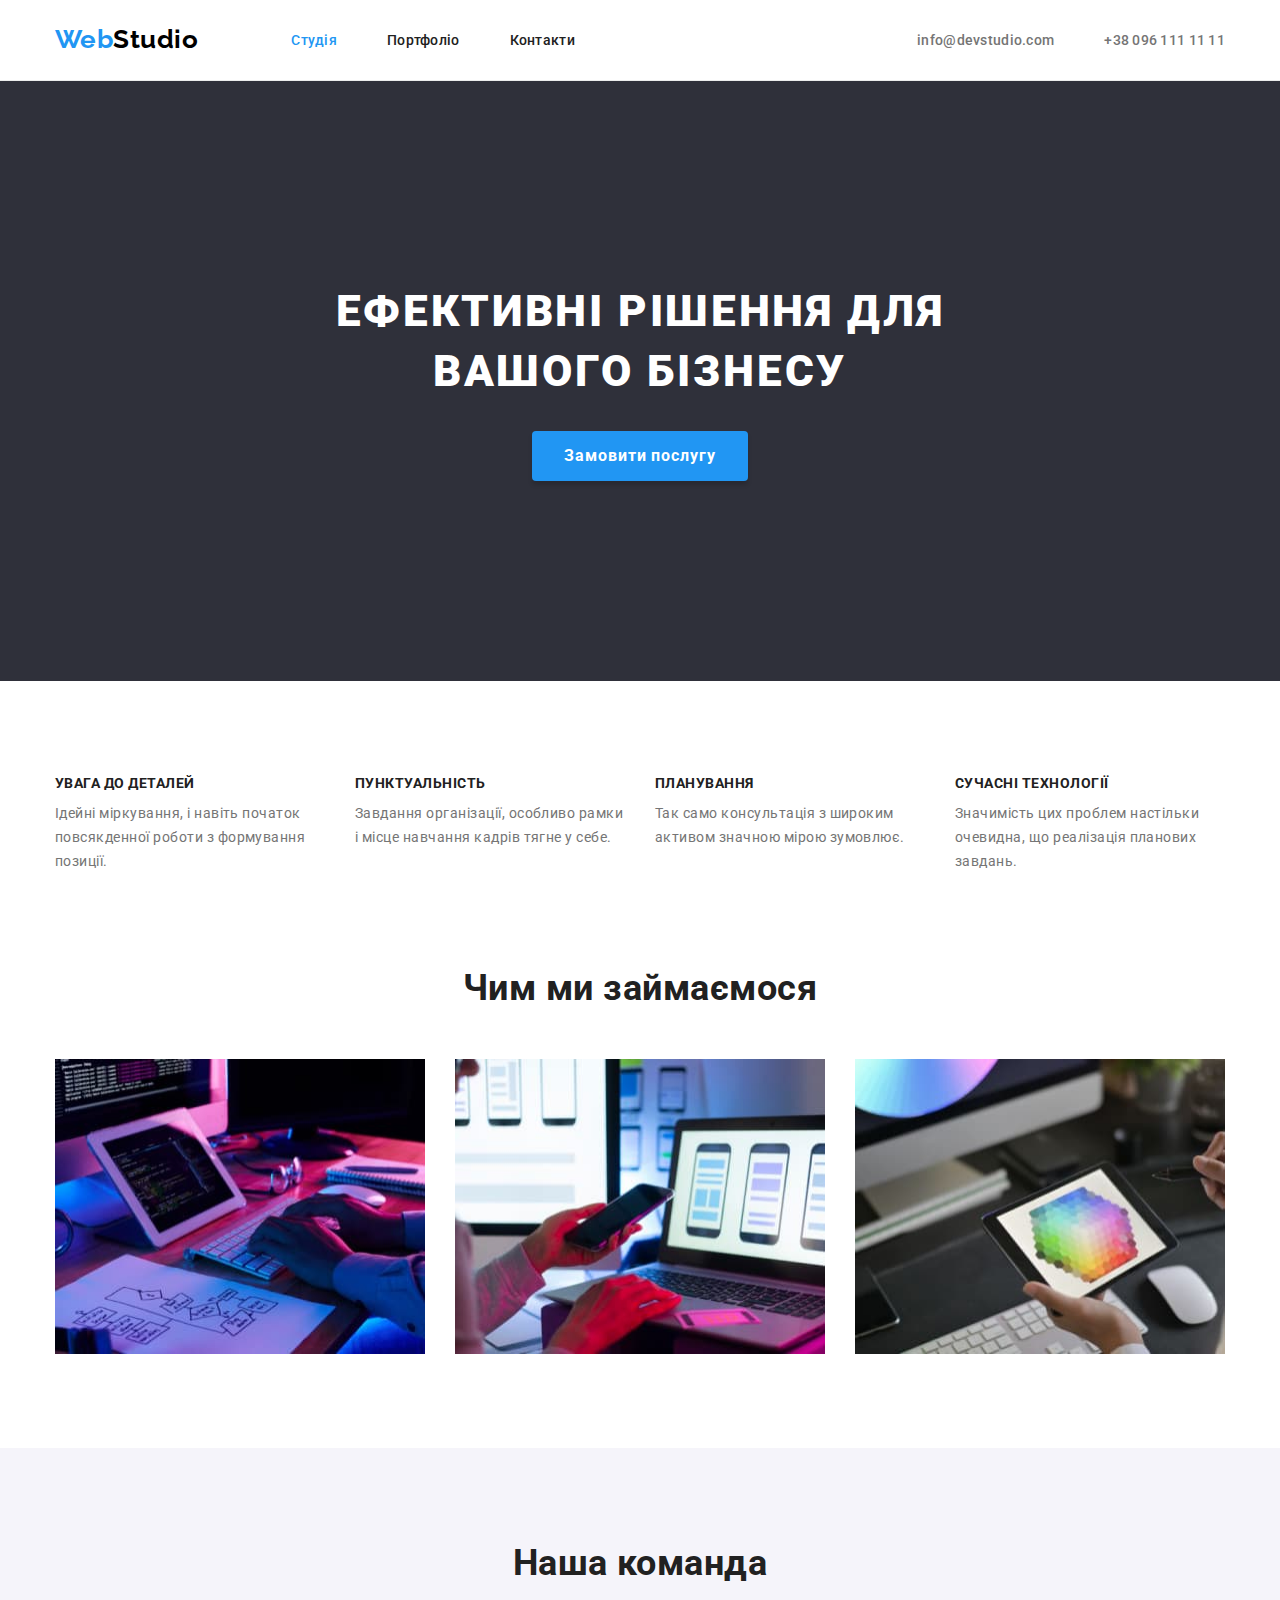
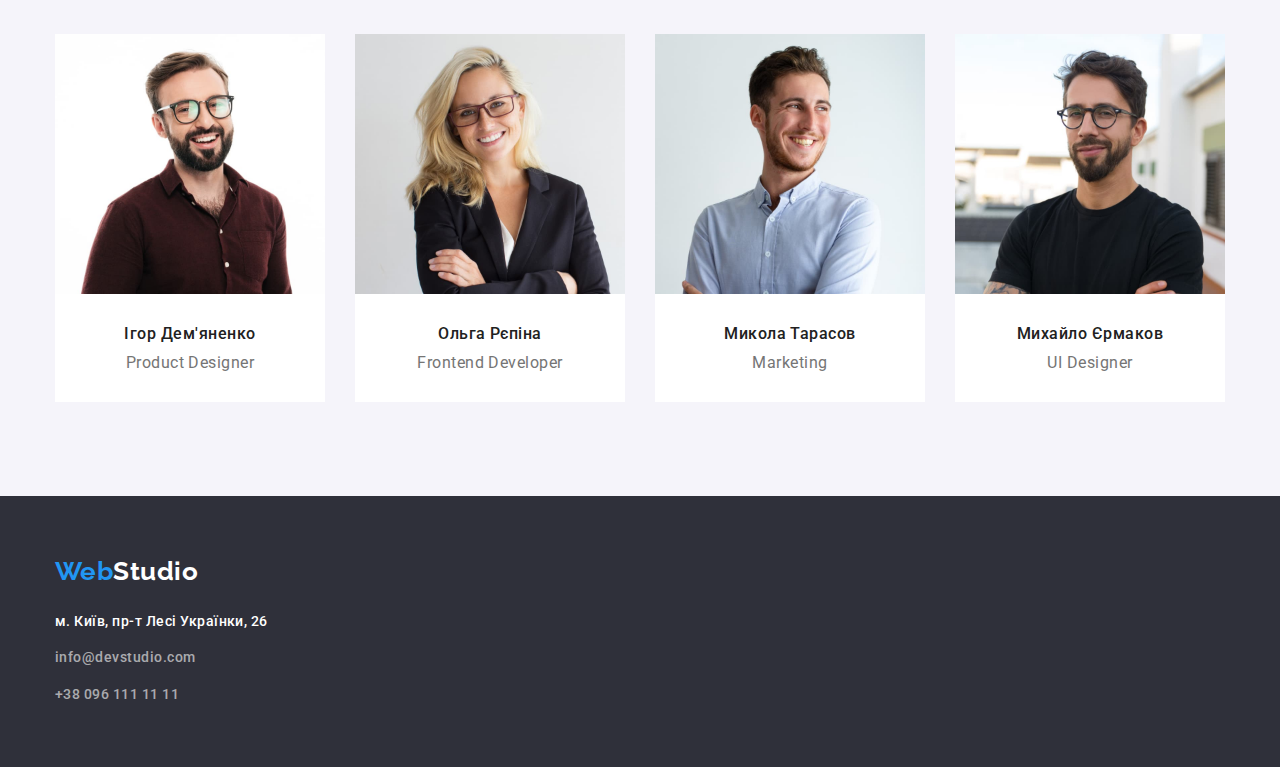
<file: index.html>
<!DOCTYPE html>
<html lang="uk">
  <head>
    <meta charset="UTF-8" />
    <meta http-equiv="X-UA-Compatible" content="IE=edge" />
    <meta name="viewport" content="width=device-width, initial-scale=1.0" />
    <title>Document</title>
    <link rel="preconnect" href="https://fonts.googleapis.com" />
    <link rel="preconnect" href="https://fonts.gstatic.com" crossorigin />
    <link
      href="https://fonts.googleapis.com/css2?family=Raleway:wght@700&family=Roboto:wght@400;500;700;900&display=swap"
      rel="stylesheet"
    />
    <link rel="stylesheet" href="./css/modern-normalize.css" />
    <link rel="stylesheet" href="./css/styles.css" />
  </head>

  <body>
    <header class="page-header">
      <div class="container header-container">
        <a class="header-link logo-site" lang="en" href="#">
          <span class="logo-name">Web</span>Studio</a
        >
        <nav class="site-nav">
          <ul class="list">
            <li class="list-item">
              <a class="link current" href="./index.html">Студія</a>
            </li>
            <li class="list-item">
              <a class="link" href="./portfolio.html">Портфоліо</a>
            </li>
            <li class="list-item"><a class="link" href="#">Контакти</a></li>
          </ul>
        </nav>

        <ul class="list">
          <li class="list-item">
            <a class="link-contact" href="mailto:info@devstudio.com" lang="en"
              >info@devstudio.com</a
            >
          </li>
          <li class="list-item">
            <a class="link-contact" href="tel:+380961111111"
              >+38 096 111 11 11</a
            >
          </li>
        </ul>
      </div>
    </header>
    <main>
      <section class="hero">
        <div class="container">
          <h1 class="hero-title">Ефективні рішення для вашого бізнесу</h1>
          <button type="button" class="hero-btn">Замовити послугу</button>
        </div>
      </section>

      <section class="section">
        <div class="container">
          <h2 class="visually-hidden">Наші переваги</h2>
          <ul class="benefits-list benefits-container">
            <li class="benefits-item">
              <h3 class="benefits-title">Увага до деталей</h3>
              <p class="benefits-text">
                Ідейні міркування, і навіть початок повсякденної роботи з
                формування позиції.
              </p>
            </li>
            <li class="benefits-item">
              <h3 class="benefits-title">Пунктуальність</h3>
              <p class="benefits-text">
                Завдання організації, особливо рамки і місце навчання кадрів
                тягне у себе.
              </p>
            </li>
            <li class="benefits-item">
              <h3 class="benefits-title">Планування</h3>
              <p class="benefits-text">
                Так само консультація з широким активом значною мірою зумовлює.
              </p>
            </li>
            <li class="benefits-item">
              <h3 class="benefits-title">Сучасні технології</h3>
              <p class="benefits-text">
                Значимість цих проблем настільки очевидна, що реалізація
                планових завдань.
              </p>
            </li>
          </ul>
        </div>
      </section>
      <section class="section-work">
        <div class="container">
          <h2 class="section-title">Чим ми займаємося</h2>
          <ul class="work">
            <li class="work-list">
              <img
                src="images/about/box-1.jpg"
                alt="Чоловік працює на комп'ютері над створенням плану"
                width="370"
                height="295"
              />
            </li>
            <li class="work-list">
              <img
                src="images/about/box-2.jpg"
                alt="Ноутбук та мобільний телефон, створення мобільного додатку"
                width="370"
                height="295"
              />
            </li>
            <li class="work-list">
              <img
                src="images/about/box-3.jpg"
                alt="Робота на пленшеті"
                width="370"
                height="295"
              />
            </li>
          </ul>
        </div>
      </section>
      <section class="section section-team">
        <div class="container">
          <h2 class="section-title">Наша команда</h2>
          <ul class="team-list team-container">
            <li class="list-item">
              <img
                src="images/team/img.jpg"
                alt="Ігор Дем'яненко"
                width="270"
                height="260"
              />
              <div class="text-all">
                <h3 class="title-member">Ігор Дем'яненко</h3>
                <p class="text" lang="en">Product Designer</p>
              </div>
            </li>
            <li class="list-item">
              <img
                src="images/team/img-1.jpg"
                alt="Ольга Рєпіна"
                width="270"
                height="260"
              />
              <div class="text-all">
                <h3 class="title-member">Ольга Рєпіна</h3>
                <p class="text" lang="en">Frontend Developer</p>
              </div>
            </li>
            <li class="list-item">
              <img
                src="images/team/img-2.jpg"
                alt="Микола Тарасов"
                width="270"
                height="260"
              />
              <div class="text-all">
                <h3 class="title-member">Микола Тарасов</h3>
                <p class="text" lang="en">Marketing</p>
              </div>
            </li>
            <li class="list-item">
              <img
                src="images/team/img-3.jpg"
                alt="Михайло Єрмаков"
                width="270"
                height="260"
              />
              <div class="text-all">
                <h3 class="title-member">Михайло Єрмаков</h3>
                <p class="text" lang="en">UI Designer</p>
              </div>
            </li>
          </ul>
        </div>
      </section>
    </main>
    <footer class="footer">
      <div class="container">
        <a lang="en" href="#" class="logo-site">
          <span class="logo-footer">Web</span>Studio</a
        >
        <address class="contact">
          <ul class="footer-list">
            <li class="footer-list-item">
              <a
                href="https://goo.gl/maps/CPtrU1FHBa2aNyZL9"
                target="_blank"
                rel="noopener noreferrer nofollow"
                class="footer-text"
                >м. Київ, пр-т Лесі Українки, 26</a
              >
            </li>
            <li class="footer-list-item">
              <a
                href="mailto:info@devstudio.com"
                lang="en"
                class="footer-contact"
                >info@devstudio.com</a
              >
            </li>
            <li class="footer-list-item">
              <a href="tel:+380961111111" class="footer-contact"
                >+38 096 111 11 11</a
              >
            </li>
          </ul>
        </address>
      </div>
    </footer>
  </body>
</html>
</file>
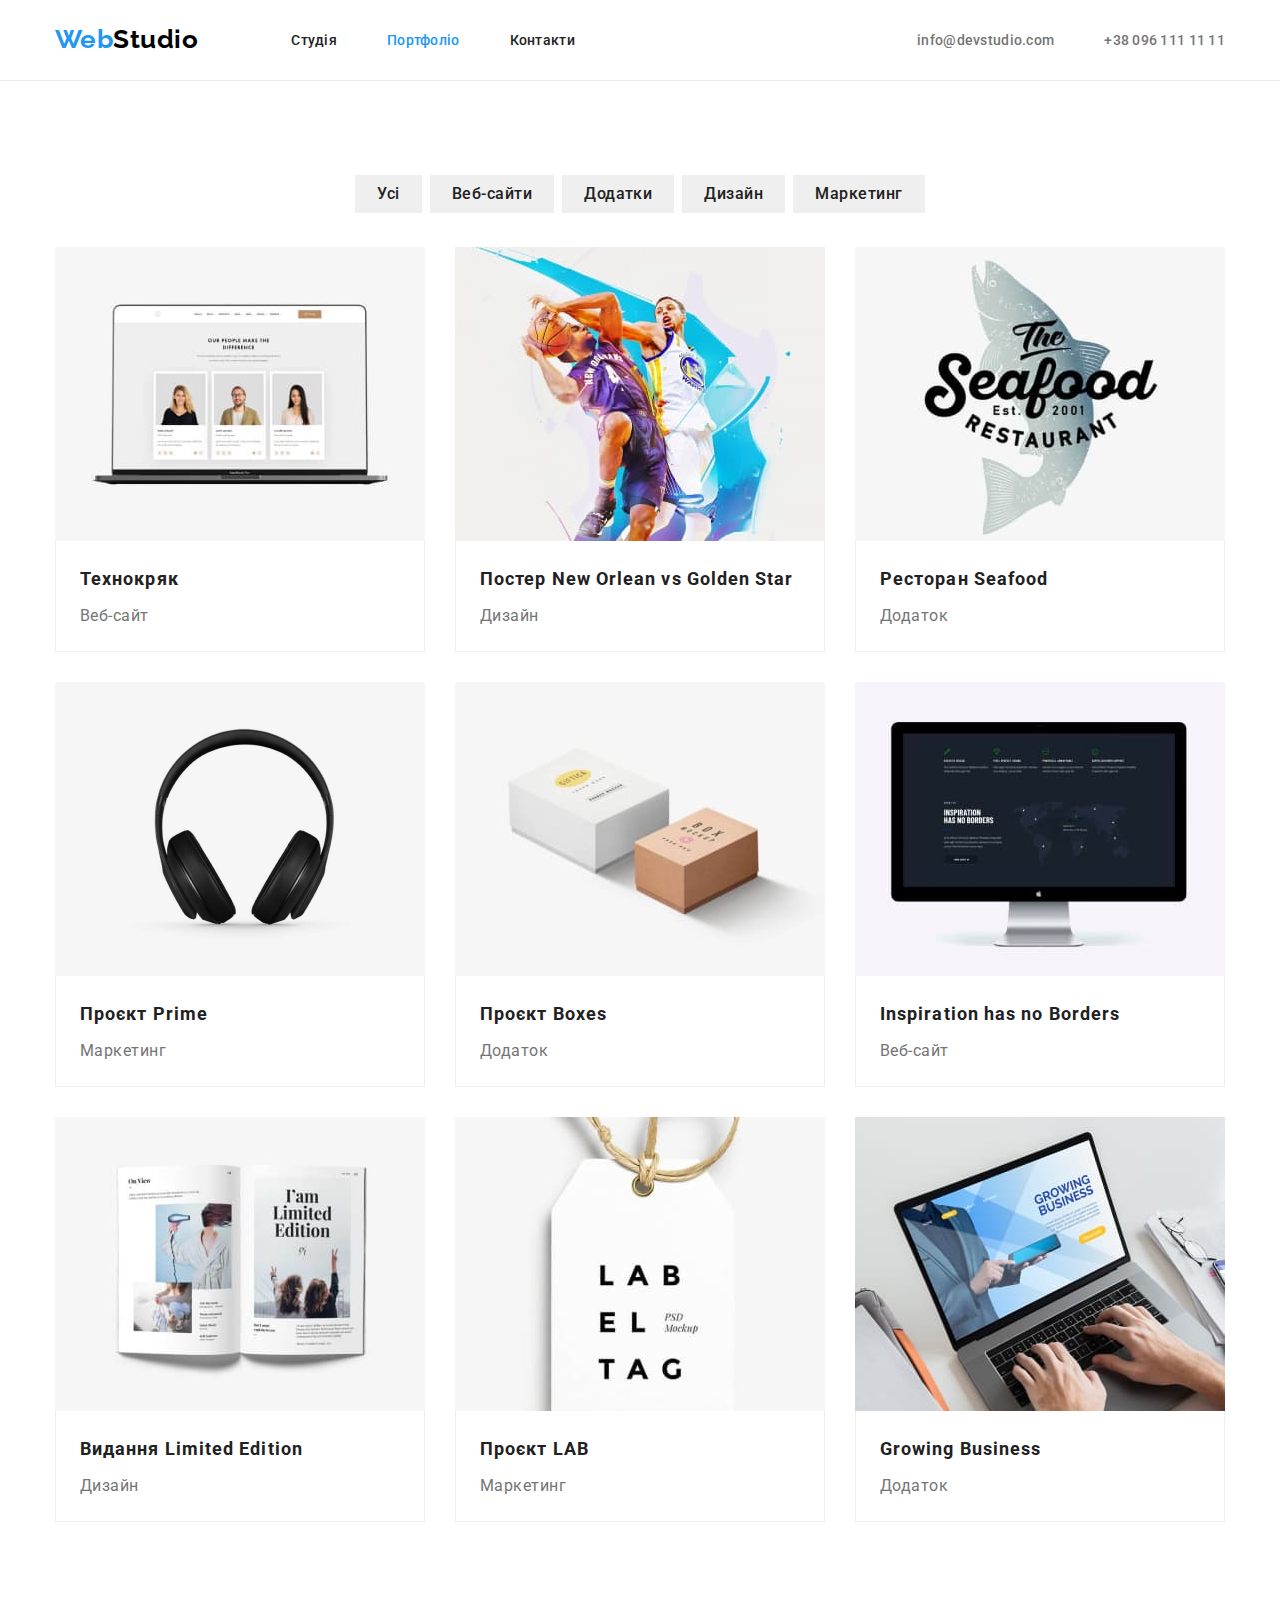
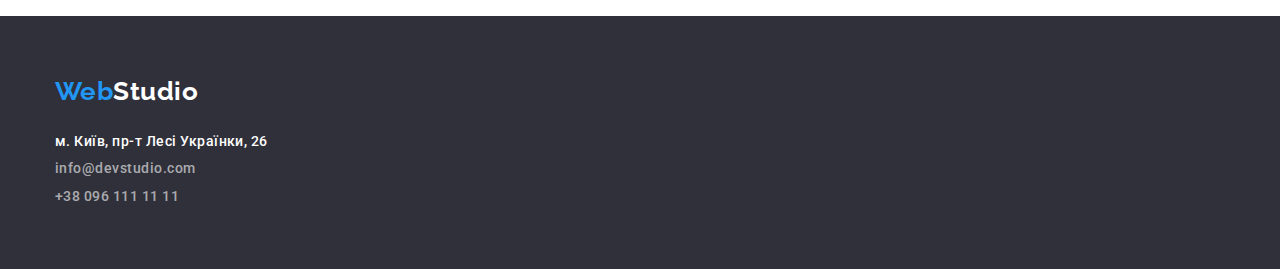
<file: portfolio.html>
<!DOCTYPE html>
<html lang="uk">
  <head>
    <meta charset="UTF-8" />
    <meta http-equiv="X-UA-Compatible" content="IE=edge" />
    <meta name="viewport" content="width=device-width, initial-scale=1.0" />
    <title>Document</title>
    <link rel="preconnect" href="https://fonts.googleapis.com" />
    <link rel="preconnect" href="https://fonts.gstatic.com" crossorigin />
    <link
      href="https://fonts.googleapis.com/css2?family=Raleway:wght@700&family=Roboto:wght@400;500;700;900&display=swap"
      rel="stylesheet"
    />
    <link rel="stylesheet" href="./css/modern-normalize.css" />
    <link rel="stylesheet" href="./css/styles.css" />
  </head>
  <body>
    <header class="page-header">
      <div class="container header-container">
        <a class="header-link logo-site" lang="en" href="#">
          <span class="logo-name">Web</span>Studio</a
        >
        <nav class="site-nav">
          <ul class="list">
            <li class="list-item">
              <a class="link" href="./index.html">Студія</a>
            </li>
            <li class="list-item">
              <a class="link current" href="./portfolio.html">Портфоліо</a>
            </li>
            <li class="list-item"><a class="link" href="#">Контакти</a></li>
          </ul>
        </nav>
        <ul class="list">
          <li class="list-item">
            <a class="link-contact" href="mailto:info@devstudio.com" lang="en"
              >info@devstudio.com</a
            >
          </li>
          <li class="list-item">
            <a class="link-contact" href="tel:+380961111111"
              >+38 096 111 11 11</a
            >
          </li>
        </ul>
      </div>
    </header>
    <main>
      <section class="section section-project">
        <div class="container">
          <h1 class="visually-hidden">Наші проекти</h1>

          <ul class="project-list">
            <li class="btn-item">
              <button type="button" class="project-btn">Усі</button>
            </li>
            <li class="btn-item">
              <button type="button" class="project-btn">Веб-сайти</button>
            </li>
            <li class="btn-item">
              <button type="button" class="project-btn">Додатки</button>
            </li>
            <li class="btn-item">
              <button type="button" class="project-btn">Дизайн</button>
            </li>
            <li class="btn-item">
              <button type="button" class="project-btn">Маркетинг</button>
            </li>
          </ul>

          <ul class="portfolio-list">
            <li class="project-item">
              <a class="link" href="#" target="_blank"
                ><img
                  src="./images/projects/img.jpg"
                  alt="Веб-сайт Технокряк"
                  width="370"
                  height="294"
                />
                <div class="project-all">
                  <h2 class="project-title">Технокряк</h2>
                  <p class="project-text">Веб-сайт</p>
                </div></a
              >
            </li>
            <li class="project-item">
              <a class="link" href="#" target="_blank"
                ><img
                  src="./images/projects/img-1.jpg"
                  alt="Два молодих чоловіки грають в баскетбол"
                  width="370"
                  height="294"
                />
                <div class="project-all">
                  <h2 class="project-title">
                    Постер New Orlean vs Golden Star
                  </h2>
                  <p class="project-text">Дизайн</p>
                </div></a
              >
            </li>
            <li class="project-item">
              <a class="link" href="#" target="_blank"
                ><img
                  src="./images/projects/img-2.jpg"
                  alt="Назва ресторану Seafood"
                  width="370"
                  height="294"
                />
                <div class="project-all">
                  <h2 class="project-title">Ресторан Seafood</h2>
                  <p class="project-text">Додаток</p>
                </div>
              </a>
            </li>
            <li class="project-item">
              <a class="link" href="#" target="_blank">
                <img
                  src="./images/projects/img-3.jpg"
                  alt="Навушники"
                  width="370"
                  height="294"
                />
                <div class="project-all">
                  <h2 class="project-title">Проєкт Prime</h2>
                  <p class="project-text">Маркетинг</p>
                </div>
              </a>
            </li>
            <li class="project-item">
              <a class="link" href="#" target="_blank">
                <img
                  src="./images/projects/img-4.jpg"
                  alt="Дві коробки: біла більшого розміру, крафтова меншого"
                  width="370"
                  height="294"
                />
                <div class="project-all">
                  <h2 class="project-title">Проєкт Boxes</h2>
                  <p class="project-text">Додаток</p>
                </div>
              </a>
            </li>
            <li class="project-item">
              <a class="link" href="#" target="_blank">
                <img
                  src="./images/projects/img-5.jpg"
                  alt="Монітор комп'ютера"
                  width="370"
                  height="294"
                />
                <div class="project-all">
                  <h2 class="project-title">Inspiration has no Borders</h2>
                  <p class="project-text">Веб-сайт</p>
                </div>
              </a>
            </li>
            <li class="project-item">
              <a class="link" href="#" target="_blank">
                <img
                  src="./images/projects/img-6.jpg"
                  alt="Розгорнута книга"
                  width="370"
                  height="294"
                />
                <div class="project-all">
                  <h2 class="project-title">Видання Limited Edition</h2>
                  <p class="project-text">Дизайн</p>
                </div>
              </a>
            </li>
            <li class="project-item">
              <a class="link" href="#" target="_blank"
                ><img
                  src="./images/projects/img-7.jpg"
                  alt="Біла етикетка"
                  width="370"
                  height="294"
                />
                <div class="project-all">
                  <h2 class="project-title">Проєкт LAB</h2>
                  <p class="project-text">Маркетинг</p>
                </div>
              </a>
            </li>
            <li class="project-item">
              <a class="link" href="#" target="_blank"
                ><img
                  src="./images/projects/img-8.jpg"
                  alt="Відкитий ноутбук"
                  width="370"
                  height="294"
                />
                <div class="project-all">
                  <h2 class="project-title">Growing Business</h2>
                  <p class="project-text">Додаток</p>
                </div>
              </a>
            </li>
          </ul>
        </div>
      </section>
    </main>
    <footer class="footer">
      <div class="container">
        <a lang="en" href="#" class="logo-site">
          <span class="logo-footer">Web</span>Studio</a
        >
        <address class="contact">
          <ul>
            <li>
              <a
                href="https://goo.gl/maps/CPtrU1FHBa2aNyZL9"
                target="_blank"
                rel="noopener noreferrer nofollow"
                class="footer-text"
                >м. Київ, пр-т Лесі Українки, 26</a
              >
            </li>
            <li>
              <a
                href="mailto:info@devstudio.com"
                lang="en"
                class="footer-contact"
                >info@devstudio.com</a
              >
            </li>
            <li>
              <a href="tel:+380961111111" class="footer-contact"
                >+38 096 111 11 11</a
              >
            </li>
          </ul>
        </address>
      </div>
    </footer>
  </body>
</html>
</file>
<file: css/styles.css>
/*колір основного тексту #757575 */
/* вторинний колір тексту #212121  */
/* білий колір #FFFFFF */
/* акцент #2196F3 */

:root {
  /* Fonts */
  --main-font: Roboto, sans-serif;
  --secondary-font: Raleway, sans-serif;
  /* Text color */
  --primary-text-color: #757575;
  --secondary-text-color: #212121;
  --accent-text-color: #2196f3;
  --primery-white-color: #ffffff;
  /* Background colors */
  --grey-bg-color: #2f303a;
  --lightgrey-bg-color: #f5f4fa;
  --btn-bg-color: #188ce8;

  --items: 3;
  --indent: 30px;
}

body {
  background-color: var(--primery-white-color);
  color: var(--primary-text-color);
  font-family: var(--main-font);
  font-weight: 500;
  line-height: calc(24 / 14);
  letter-spacing: 0.03em;
}

/* Reset */

h1,
h2,
h3,
h4,
h5,
h6,
p {
  margin: 0;
}

ul {
  list-style: none;
  margin: 0;
  padding: 0;
}

img {
  display: block;
}

.container {
  width: 1200px;
  padding-left: 15px;
  padding-right: 15px;
  margin-left: auto;
  margin-right: auto;

  /* outline: 2px solid tomato; */
}

/* HEADER */

.header-container {
  display: flex;
}

.header-link {
  margin-right: 93px;
  display: block;
  align-items: center;
  padding-top: 24px;
  padding-bottom: 25px;
  align-items: center;
  color: var(--secondary-text-color);
  text-decoration: none;
}

.site-nav {
  margin-right: auto;
}

.list {
  display: flex;
  gap: 50px;
}

.page-header .link,
.page-header .link-contact {
  display: block;
  padding-top: 32px;
  padding-bottom: 32px;
  font-weight: 500;
  font-size: 14px;
  line-height: calc(16 / 14);
  letter-spacing: 0.02em;
  text-decoration: none;
}

/* Site nav */

.logo-site {
  font-family: "Raleway";
  font-weight: 700;
  font-size: 26px;
  line-height: calc(31 / 26);
  color: #000000;
}

.logo-name,
.list .link-contact:hover,
.list .link-contact:focus,
.site-nav .link.current,
.site-nav .link:hover,
.site-nav .link:focus {
  color: var(--accent-text-color);
}

.page-header .link {
  color: var(--secondary-text-color);
}

.page-header {
  border-bottom: 1px solid #ececec;
}
.link-contact {
  color: var(--primary-text-color);
  text-decoration: none;
}

/* Hero */

.benefits-container {
  display: flex;
}

.hero {
  padding-top: 200px;
  padding-bottom: 200px;
  background-color: var(--grey-bg-color);
  text-align: center;
}
.hero-title {
  margin-bottom: 30px;
  width: 696px;
  font-weight: 900;
  font-size: 44px;
  line-height: calc(60 / 44);
  margin-left: auto;
  margin-right: auto;
  letter-spacing: 0.06em;
  text-transform: uppercase;
  color: var(--primery-white-color);
}

.hero-btn {
  width: 216px;
  min-height: 50px;
  padding: 10px 28px;
  font-family: inherit;
  font-weight: 700;
  font-size: 16px;
  line-height: calc(30 / 16);
  letter-spacing: 0.06em;
  color: var(--primery-white-color);
  background: var(--accent-text-color);
  border: transparent;
  box-shadow: 0px 4px 4px rgba(0, 0, 0, 0.15);
  border-radius: 4px;
  cursor: pointer;
}

.hero-btn:hover,
.hero-btn:focus {
  background-color: var(--btn-bg-color);
}

/* Section */

.section {
  padding-top: 94px;
  padding-bottom: 94px;
}
.section-title {
  margin-bottom: 50px;
  font-weight: 700;
  font-size: 36px;
  line-height: calc(42 / 36);
  text-align: center;

  color: var(--secondary-text-color);
}

/* Benefits */

.visually-hidden {
  position: absolute;
  white-space: nowrap;
  width: 1px;
  height: 1px;
  overflow: hidden;
  border: 0;
  padding: 0;
  clip: rect(0 0 0 0);
  clip-path: inset(50%);
  margin: -1px;
}

.benefits-title {
  margin-bottom: 10px;
  font-weight: 700;
  font-size: 14px;
  line-height: calc(16 / 14);
  text-transform: uppercase;
  color: var(--secondary-text-color);
}

.benefits-text {
  font-weight: 400;
  font-size: 14px;
  line-height: calc(24 / 14);
  color: var(--primary-text-color);
}

.benefits-list {
  gap: 30px;
  font-weight: 700;
  font-size: 36px;
  line-height: calc(42 / 36);
  color: var(--secondary-text-color);
}

.benefits-item {
  width: 270px;
}

/* Work */

.section-work {
  padding-bottom: 94px;
}

.work {
  display: flex;
  gap: 30px;
}

/* Team */

.team-container {
  display: flex;
  gap: 30px;
}

.text-all {
  padding: 30px 30px;
}

.section-team {
  background-color: var(--lightgrey-bg-color);
}

.list-item {
  background-color: var(--primery-white-color);
}

.title-member {
  margin-bottom: 10px;
  font-weight: 500;
  font-size: 16px;
  line-height: calc(19 / 16);
  text-align: center;
  color: var(--secondary-text-color);
}

.text {
  font-weight: 400;
  font-size: 16px;
  line-height: calc(19 / 16);
  text-align: center;

  color: var(--primary-text-color);
}

/* Footer */

.footer {
  padding-top: 60px;
  padding-bottom: 60px;
  background-color: var(--grey-bg-color);
}

.contact {
  font-style: normal;
}

.footer-text {
  font-size: 14px;
  line-height: calc(24 / 14);
  color: var(--primery-white-color);
  text-decoration: none;
}

.footer .logo-site {
  display: block;
  margin-bottom: 20px;
  color: var(--primery-white-color);
  text-decoration: none;
}

.logo-footer {
  color: var(--accent-text-color);
}

.link {
  text-decoration: none;
}

.footer-list-item {
  margin-bottom: 9px;
}

.footer-list-item:last-child {
  margin-bottom: 0;
}

.footer-contact {
  margin-bottom: 9px;
  font-size: 14px;
  line-height: calc(24 / 14);
  color: rgba(255, 255, 255, 0.6);
  text-decoration: none;
}

.footer-contact:hover,
.footer-contact:focus {
  color: var(--accent-text-color);
}
/* ПОРТФОЛІО */
/* Наші проекти */

/* Button */

.project-list {
  display: flex;
  justify-content: center;
  margin-bottom: 34px;
  gap: 8px;
}

.project-btn {
  padding: 6px 22px;
  font-family: inherit;
  font-weight: 500;
  font-size: 16px;
  line-height: calc(26 / 16);
  text-align: center;
  letter-spacing: 0.03em;

  color: var(--secondary-text-color);
  cursor: pointer;
  border: transparent;
}

.project-btn:hover,
.project-btn:focus {
  background-color: var(--accent-text-color);
  color: var(--primery-white-color);
  box-shadow: 0px 3px 1px rgba(0, 0, 0, 0.1), 0px 1px 2px rgba(0, 0, 0, 0.08),
    0px 2px 2px rgba(0, 0, 0, 0.12);
  border-radius: 4px;
}

/* Project*/

.portfolio-list {
  display: flex;
  flex-wrap: wrap;
  gap: 30px;
}

.project-item {
  flex-basis: calc((100% - var(var(--indent)) * var(--items) - 1)) /
    var(--items);
}

.project-title {
  margin-bottom: 4px;
  font-weight: 700;
  font-size: 18px;
  line-height: calc(36 / 18);
  letter-spacing: 0.06em;
  color: var(--secondary-text-color);
  text-decoration: none;
}

.project-text {
  font-weight: 400;
  font-size: 16px;
  line-height: calc(30 / 16);
  color: var(--primary-text-color);
  text-decoration: none;
}

.project-all {
  padding: 20px 24px;
  border: 1px solid #eeeeee;
  border-top: none;
}
</file>
